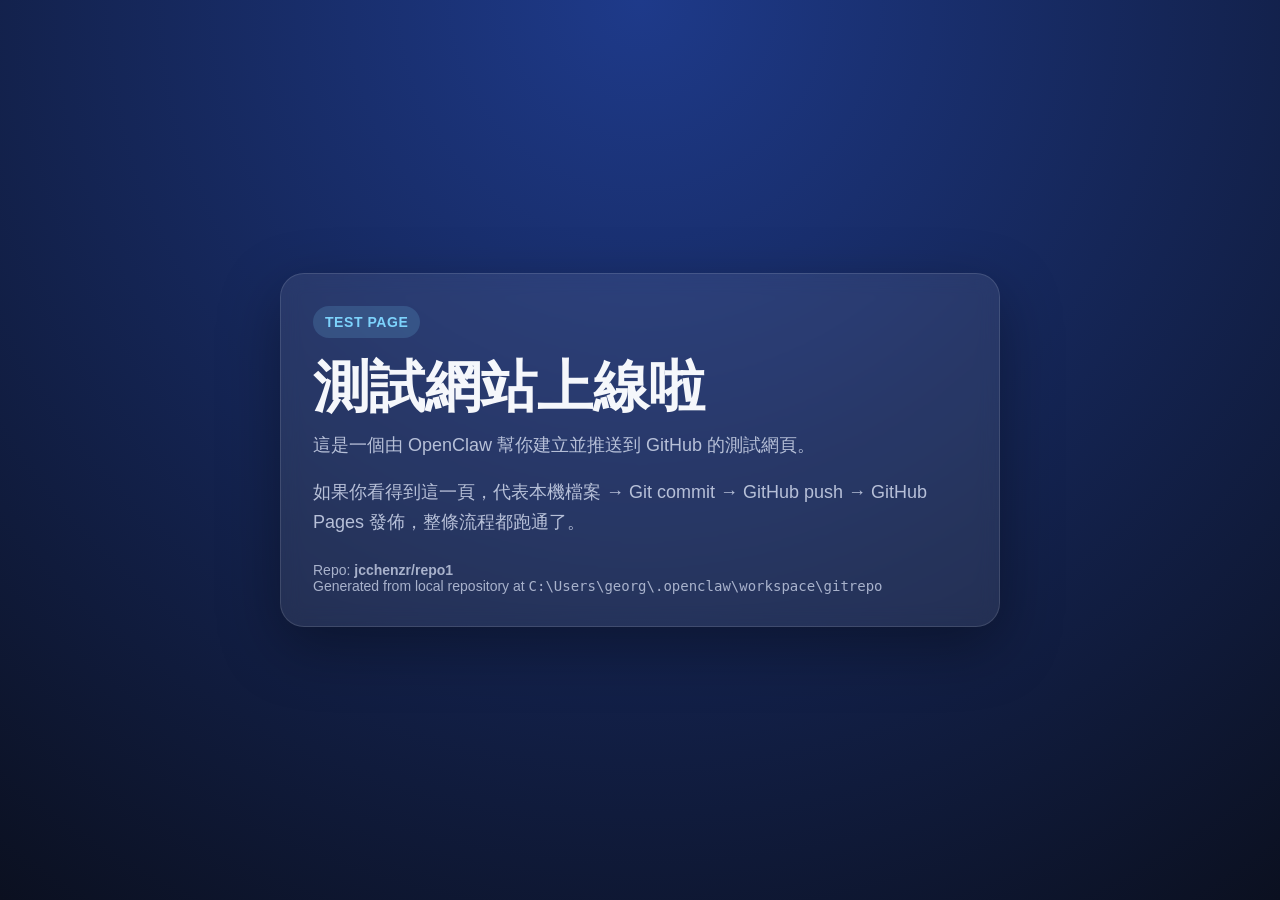
<file: index.html>
<!doctype html>
<html lang="zh-Hant">
<head>
  <meta charset="utf-8" />
  <meta name="viewport" content="width=device-width, initial-scale=1" />
  <title>測試網站</title>
  <meta name="description" content="OpenClaw 自動建立的測試網站" />
  <style>
    :root {
      color-scheme: light dark;
      --bg: #0b1020;
      --card: rgba(255,255,255,0.08);
      --text: #f5f7fb;
      --muted: #b7c0d8;
      --accent: #7dd3fc;
    }
    * { box-sizing: border-box; }
    body {
      margin: 0;
      min-height: 100vh;
      font-family: -apple-system, BlinkMacSystemFont, "Segoe UI", sans-serif;
      background: radial-gradient(circle at top, #1e3a8a, var(--bg));
      color: var(--text);
      display: grid;
      place-items: center;
      padding: 24px;
    }
    .card {
      width: min(720px, 100%);
      background: var(--card);
      backdrop-filter: blur(10px);
      border: 1px solid rgba(255,255,255,0.12);
      border-radius: 24px;
      padding: 32px;
      box-shadow: 0 20px 60px rgba(0,0,0,0.35);
    }
    h1 {
      margin: 0 0 12px;
      font-size: clamp(32px, 6vw, 56px);
      line-height: 1.1;
    }
    p {
      margin: 0 0 16px;
      color: var(--muted);
      font-size: 18px;
      line-height: 1.7;
    }
    .badge {
      display: inline-block;
      margin-bottom: 18px;
      padding: 8px 12px;
      border-radius: 999px;
      background: rgba(125, 211, 252, 0.16);
      color: var(--accent);
      font-weight: 700;
      letter-spacing: 0.04em;
      font-size: 14px;
    }
    .footer {
      margin-top: 24px;
      font-size: 14px;
      color: var(--muted);
      opacity: 0.9;
    }
    a {
      color: var(--accent);
      text-decoration: none;
    }
    a:hover { text-decoration: underline; }
  </style>
</head>
<body>
  <main class="card">
    <div class="badge">TEST PAGE</div>
    <h1>測試網站上線啦</h1>
    <p>
      這是一個由 OpenClaw 幫你建立並推送到 GitHub 的測試網頁。
    </p>
    <p>
      如果你看得到這一頁，代表本機檔案 → Git commit → GitHub push → GitHub Pages 發佈，整條流程都跑通了。
    </p>
    <div class="footer">
      Repo: <strong>jcchenzr/repo1</strong><br />
      Generated from local repository at <code>C:\Users\georg\.openclaw\workspace\gitrepo</code>
    </div>
  </main>
</body>
</html>
</file>
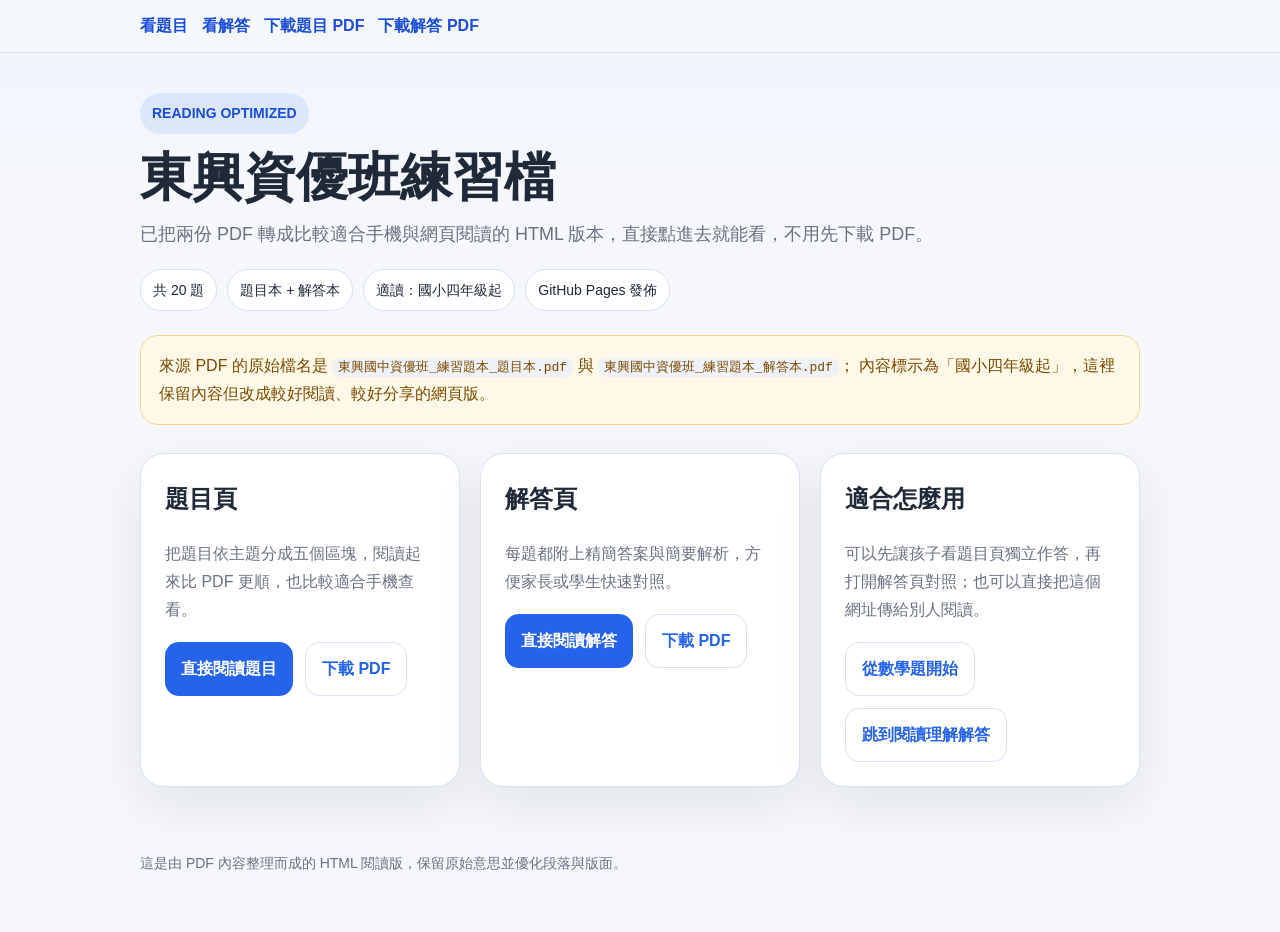
<file: dongxing-gifted/index.html>
<!doctype html>
<html lang="zh-Hant">
<head>
  <meta charset="utf-8" />
  <meta name="viewport" content="width=device-width, initial-scale=1" />
  <title>東興資優班練習檔｜閱讀優化版</title>
  <meta name="description" content="把東興資優班練習題本與解答本整理成可直接閱讀的 HTML 頁面。" />
  <link rel="stylesheet" href="./style.css" />
</head>
<body>
  <div class="topnav">
    <div class="container">
      <a href="./questions.html">看題目</a>
      <a href="./answers.html">看解答</a>
      <a href="./dongxing-gifted-questions.pdf">下載題目 PDF</a>
      <a href="./dongxing-gifted-answers.pdf">下載解答 PDF</a>
    </div>
  </div>

  <header class="hero container">
    <span class="badge">READING OPTIMIZED</span>
    <h1>東興資優班練習檔</h1>
    <p>已把兩份 PDF 轉成比較適合手機與網頁閱讀的 HTML 版本，直接點進去就能看，不用先下載 PDF。</p>
    <div class="meta">
      <span>共 20 題</span>
      <span>題目本 + 解答本</span>
      <span>適讀：國小四年級起</span>
      <span>GitHub Pages 發佈</span>
    </div>
  </header>

  <main class="container">
    <div class="notice">
      來源 PDF 的原始檔名是 <code>東興國中資優班_練習題本_題目本.pdf</code> 與 <code>東興國中資優班_練習題本_解答本.pdf</code>；
      內容標示為「國小四年級起」，這裡保留內容但改成較好閱讀、較好分享的網頁版。
    </div>

    <section class="grid cards">
      <article class="card">
        <h2>題目頁</h2>
        <p>把題目依主題分成五個區塊，閱讀起來比 PDF 更順，也比較適合手機查看。</p>
        <div class="btns">
          <a class="btn" href="./questions.html">直接閱讀題目</a>
          <a class="btn secondary" href="./dongxing-gifted-questions.pdf">下載 PDF</a>
        </div>
      </article>

      <article class="card">
        <h2>解答頁</h2>
        <p>每題都附上精簡答案與簡要解析，方便家長或學生快速對照。</p>
        <div class="btns">
          <a class="btn" href="./answers.html">直接閱讀解答</a>
          <a class="btn secondary" href="./dongxing-gifted-answers.pdf">下載 PDF</a>
        </div>
      </article>

      <article class="card">
        <h2>適合怎麼用</h2>
        <p>可以先讓孩子看題目頁獨立作答，再打開解答頁對照；也可以直接把這個網址傳給別人閱讀。</p>
        <div class="btns">
          <a class="btn secondary" href="./questions.html#math">從數學題開始</a>
          <a class="btn secondary" href="./answers.html#reading">跳到閱讀理解解答</a>
        </div>
      </article>
    </section>
  </main>

  <footer class="container footer">
    這是由 PDF 內容整理而成的 HTML 閱讀版，保留原始意思並優化段落與版面。
  </footer>
</body>
</html>
</file>
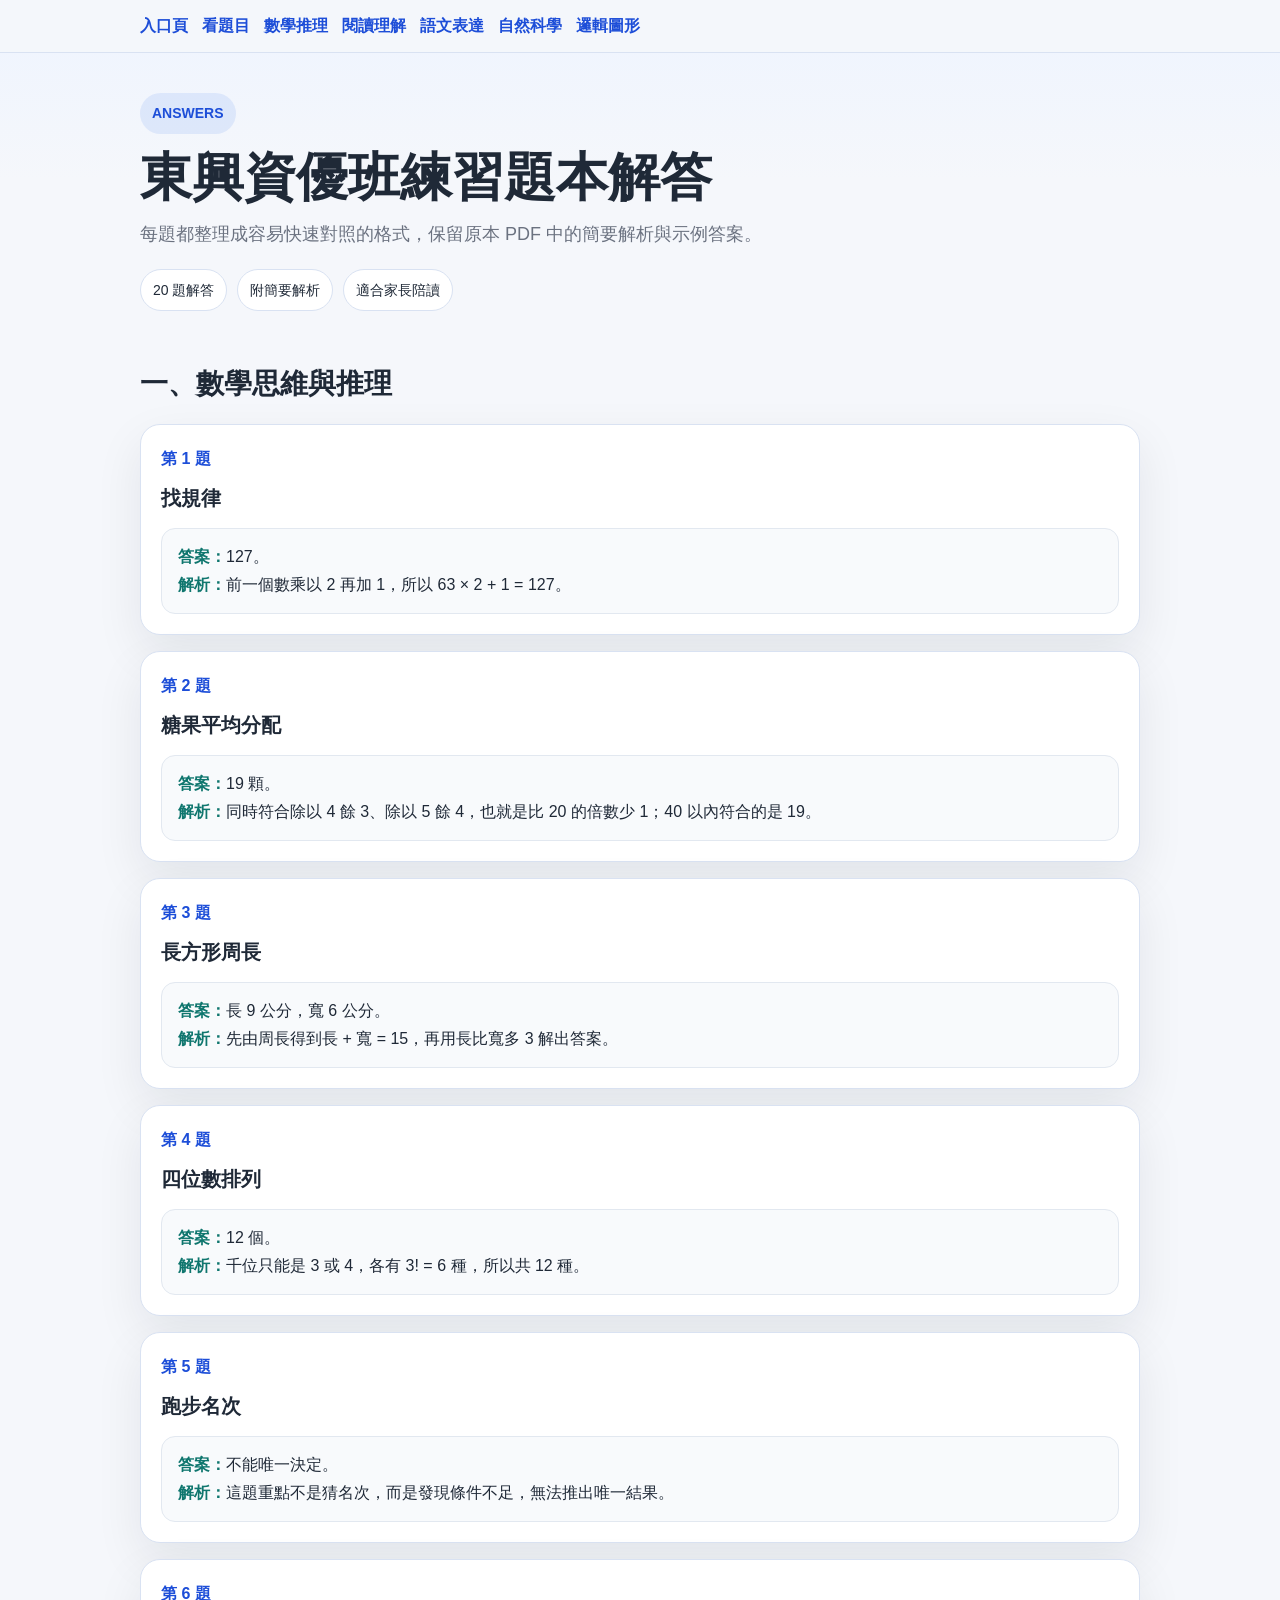
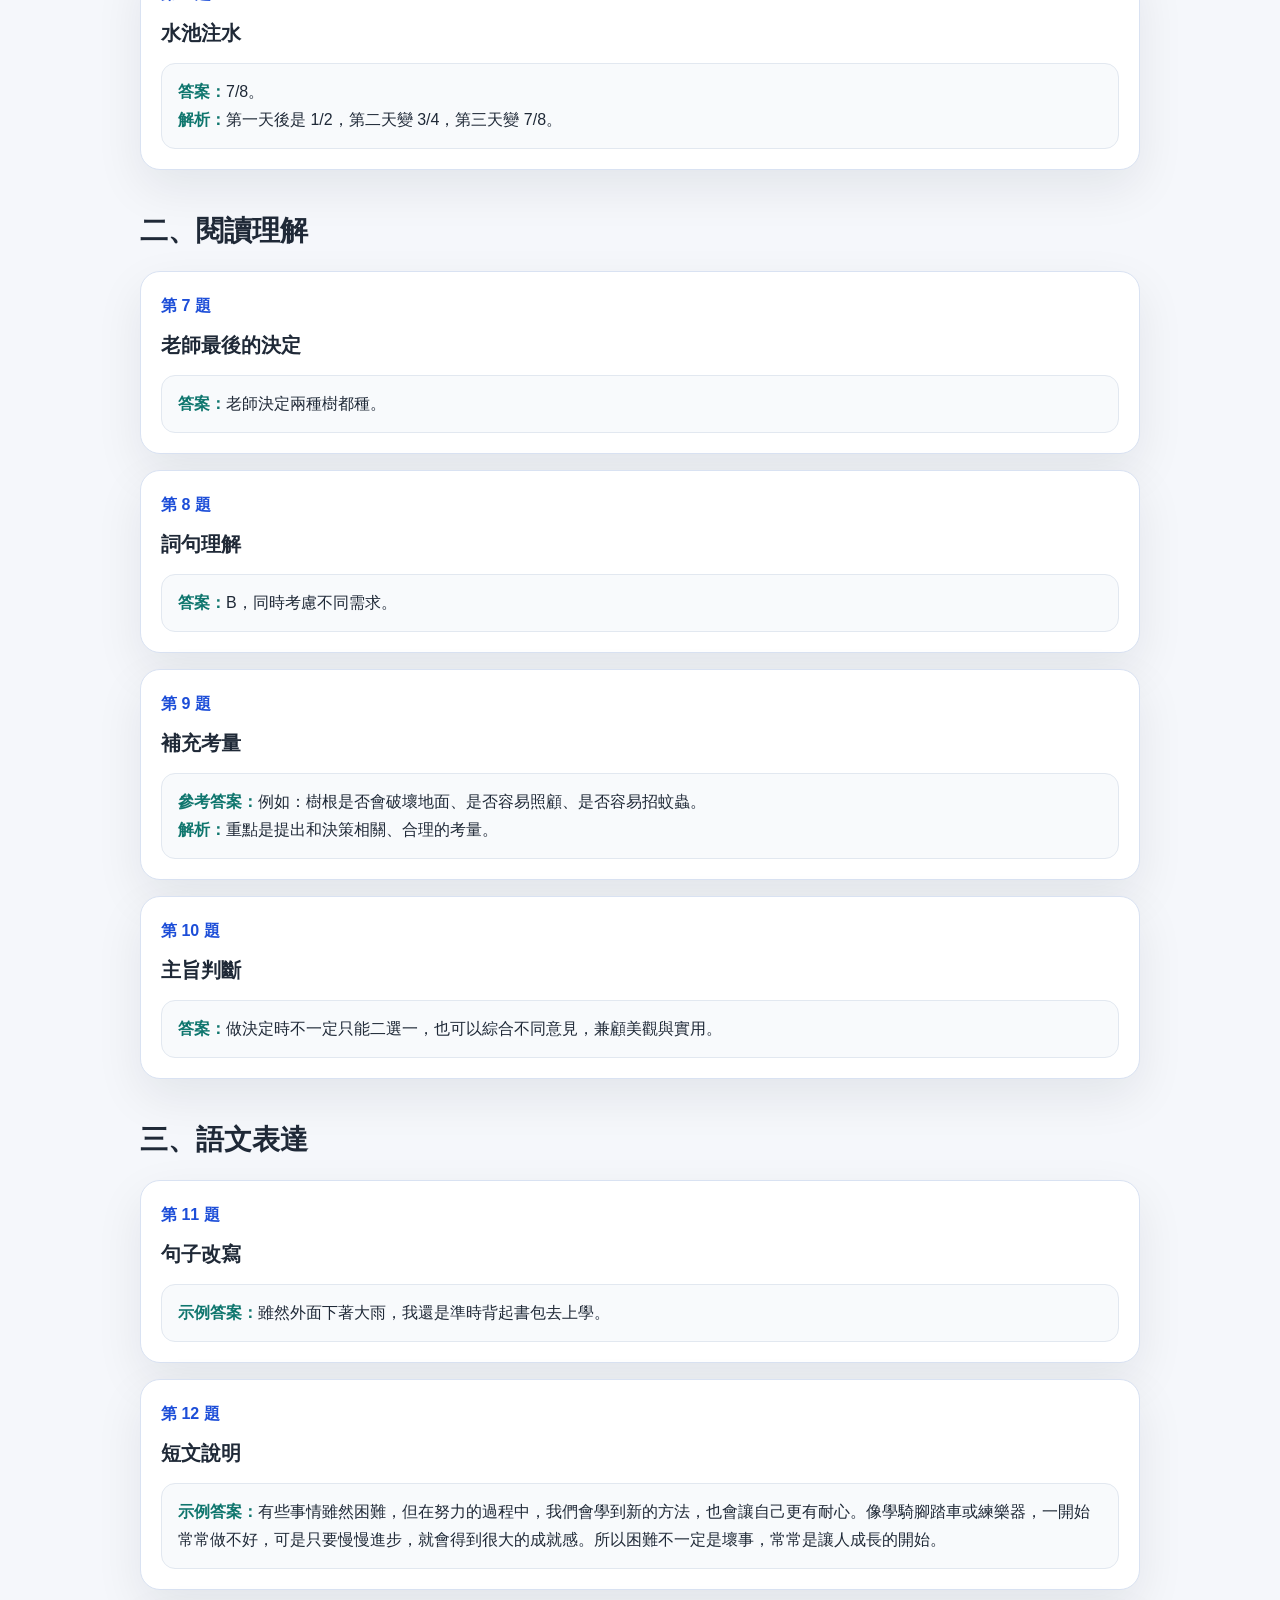
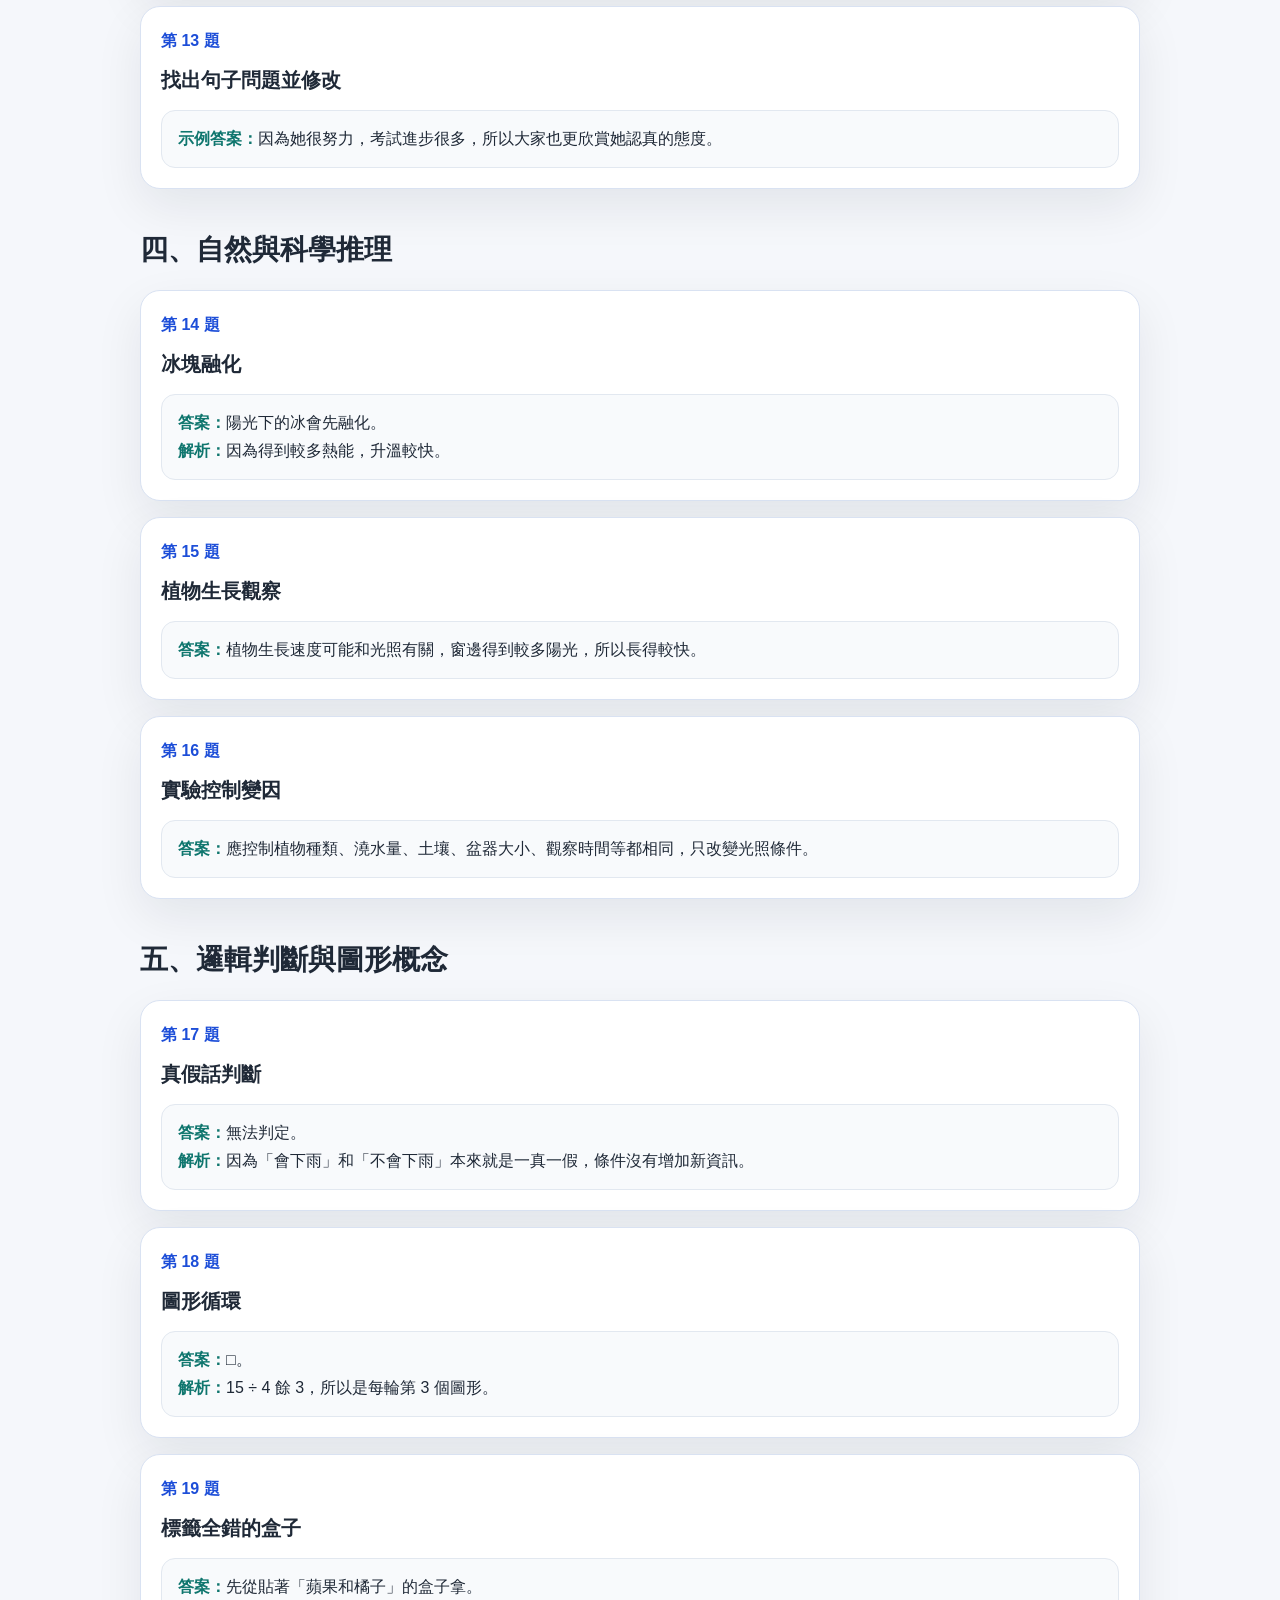
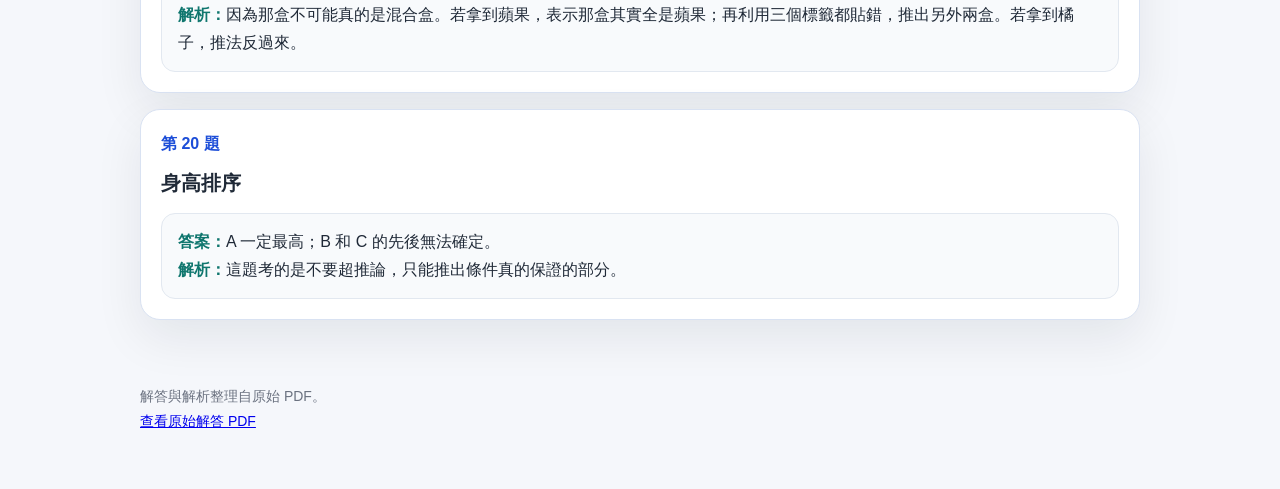
<file: dongxing-gifted/answers.html>
<!doctype html>
<html lang="zh-Hant">
<head>
  <meta charset="utf-8" />
  <meta name="viewport" content="width=device-width, initial-scale=1" />
  <title>東興資優班練習題本｜解答頁</title>
  <meta name="description" content="東興資優班練習題本的閱讀優化版 HTML 解答頁。" />
  <link rel="stylesheet" href="./style.css" />
</head>
<body>
  <div class="topnav">
    <div class="container">
      <a href="./">入口頁</a>
      <a href="./questions.html">看題目</a>
      <a href="#math">數學推理</a>
      <a href="#reading">閱讀理解</a>
      <a href="#writing">語文表達</a>
      <a href="#science">自然科學</a>
      <a href="#logic">邏輯圖形</a>
    </div>
  </div>

  <header class="hero container">
    <span class="badge">ANSWERS</span>
    <h1>東興資優班練習題本解答</h1>
    <p>每題都整理成容易快速對照的格式，保留原本 PDF 中的簡要解析與示例答案。</p>
    <div class="meta">
      <span>20 題解答</span>
      <span>附簡要解析</span>
      <span>適合家長陪讀</span>
    </div>
  </header>

  <main class="container">
    <section class="qa-section" id="math">
      <header><h2>一、數學思維與推理</h2></header>
      <div class="qa-grid">
        <article class="qa-card"><span class="num">第 1 題</span><h3>找規律</h3><div class="answer"><strong>答案：</strong>127。<br /><strong>解析：</strong>前一個數乘以 2 再加 1，所以 63 × 2 + 1 = 127。</div></article>
        <article class="qa-card"><span class="num">第 2 題</span><h3>糖果平均分配</h3><div class="answer"><strong>答案：</strong>19 顆。<br /><strong>解析：</strong>同時符合除以 4 餘 3、除以 5 餘 4，也就是比 20 的倍數少 1；40 以內符合的是 19。</div></article>
        <article class="qa-card"><span class="num">第 3 題</span><h3>長方形周長</h3><div class="answer"><strong>答案：</strong>長 9 公分，寬 6 公分。<br /><strong>解析：</strong>先由周長得到長 + 寬 = 15，再用長比寬多 3 解出答案。</div></article>
        <article class="qa-card"><span class="num">第 4 題</span><h3>四位數排列</h3><div class="answer"><strong>答案：</strong>12 個。<br /><strong>解析：</strong>千位只能是 3 或 4，各有 3! = 6 種，所以共 12 種。</div></article>
        <article class="qa-card"><span class="num">第 5 題</span><h3>跑步名次</h3><div class="answer"><strong>答案：</strong>不能唯一決定。<br /><strong>解析：</strong>這題重點不是猜名次，而是發現條件不足，無法推出唯一結果。</div></article>
        <article class="qa-card"><span class="num">第 6 題</span><h3>水池注水</h3><div class="answer"><strong>答案：</strong>7/8。<br /><strong>解析：</strong>第一天後是 1/2，第二天變 3/4，第三天變 7/8。</div></article>
      </div>
    </section>

    <section class="qa-section" id="reading">
      <header><h2>二、閱讀理解</h2></header>
      <div class="qa-grid">
        <article class="qa-card"><span class="num">第 7 題</span><h3>老師最後的決定</h3><div class="answer"><strong>答案：</strong>老師決定兩種樹都種。</div></article>
        <article class="qa-card"><span class="num">第 8 題</span><h3>詞句理解</h3><div class="answer"><strong>答案：</strong>B，同時考慮不同需求。</div></article>
        <article class="qa-card"><span class="num">第 9 題</span><h3>補充考量</h3><div class="answer"><strong>參考答案：</strong>例如：樹根是否會破壞地面、是否容易照顧、是否容易招蚊蟲。<br /><strong>解析：</strong>重點是提出和決策相關、合理的考量。</div></article>
        <article class="qa-card"><span class="num">第 10 題</span><h3>主旨判斷</h3><div class="answer"><strong>答案：</strong>做決定時不一定只能二選一，也可以綜合不同意見，兼顧美觀與實用。</div></article>
      </div>
    </section>

    <section class="qa-section" id="writing">
      <header><h2>三、語文表達</h2></header>
      <div class="qa-grid">
        <article class="qa-card"><span class="num">第 11 題</span><h3>句子改寫</h3><div class="answer"><strong>示例答案：</strong>雖然外面下著大雨，我還是準時背起書包去上學。</div></article>
        <article class="qa-card"><span class="num">第 12 題</span><h3>短文說明</h3><div class="answer"><strong>示例答案：</strong>有些事情雖然困難，但在努力的過程中，我們會學到新的方法，也會讓自己更有耐心。像學騎腳踏車或練樂器，一開始常常做不好，可是只要慢慢進步，就會得到很大的成就感。所以困難不一定是壞事，常常是讓人成長的開始。</div></article>
        <article class="qa-card"><span class="num">第 13 題</span><h3>找出句子問題並修改</h3><div class="answer"><strong>示例答案：</strong>因為她很努力，考試進步很多，所以大家也更欣賞她認真的態度。</div></article>
      </div>
    </section>

    <section class="qa-section" id="science">
      <header><h2>四、自然與科學推理</h2></header>
      <div class="qa-grid">
        <article class="qa-card"><span class="num">第 14 題</span><h3>冰塊融化</h3><div class="answer"><strong>答案：</strong>陽光下的冰會先融化。<br /><strong>解析：</strong>因為得到較多熱能，升溫較快。</div></article>
        <article class="qa-card"><span class="num">第 15 題</span><h3>植物生長觀察</h3><div class="answer"><strong>答案：</strong>植物生長速度可能和光照有關，窗邊得到較多陽光，所以長得較快。</div></article>
        <article class="qa-card"><span class="num">第 16 題</span><h3>實驗控制變因</h3><div class="answer"><strong>答案：</strong>應控制植物種類、澆水量、土壤、盆器大小、觀察時間等都相同，只改變光照條件。</div></article>
      </div>
    </section>

    <section class="qa-section" id="logic">
      <header><h2>五、邏輯判斷與圖形概念</h2></header>
      <div class="qa-grid">
        <article class="qa-card"><span class="num">第 17 題</span><h3>真假話判斷</h3><div class="answer"><strong>答案：</strong>無法判定。<br /><strong>解析：</strong>因為「會下雨」和「不會下雨」本來就是一真一假，條件沒有增加新資訊。</div></article>
        <article class="qa-card"><span class="num">第 18 題</span><h3>圖形循環</h3><div class="answer"><strong>答案：</strong>□。<br /><strong>解析：</strong>15 ÷ 4 餘 3，所以是每輪第 3 個圖形。</div></article>
        <article class="qa-card"><span class="num">第 19 題</span><h3>標籤全錯的盒子</h3><div class="answer"><strong>答案：</strong>先從貼著「蘋果和橘子」的盒子拿。<br /><strong>解析：</strong>因為那盒不可能真的是混合盒。若拿到蘋果，表示那盒其實全是蘋果；再利用三個標籤都貼錯，推出另外兩盒。若拿到橘子，推法反過來。</div></article>
        <article class="qa-card"><span class="num">第 20 題</span><h3>身高排序</h3><div class="answer"><strong>答案：</strong>A 一定最高；B 和 C 的先後無法確定。<br /><strong>解析：</strong>這題考的是不要超推論，只能推出條件真的保證的部分。</div></article>
      </div>
    </section>
  </main>

  <footer class="container footer">
    解答與解析整理自原始 PDF。<br />
    <a href="./dongxing-gifted-answers.pdf">查看原始解答 PDF</a>
  </footer>
</body>
</html>
</file>
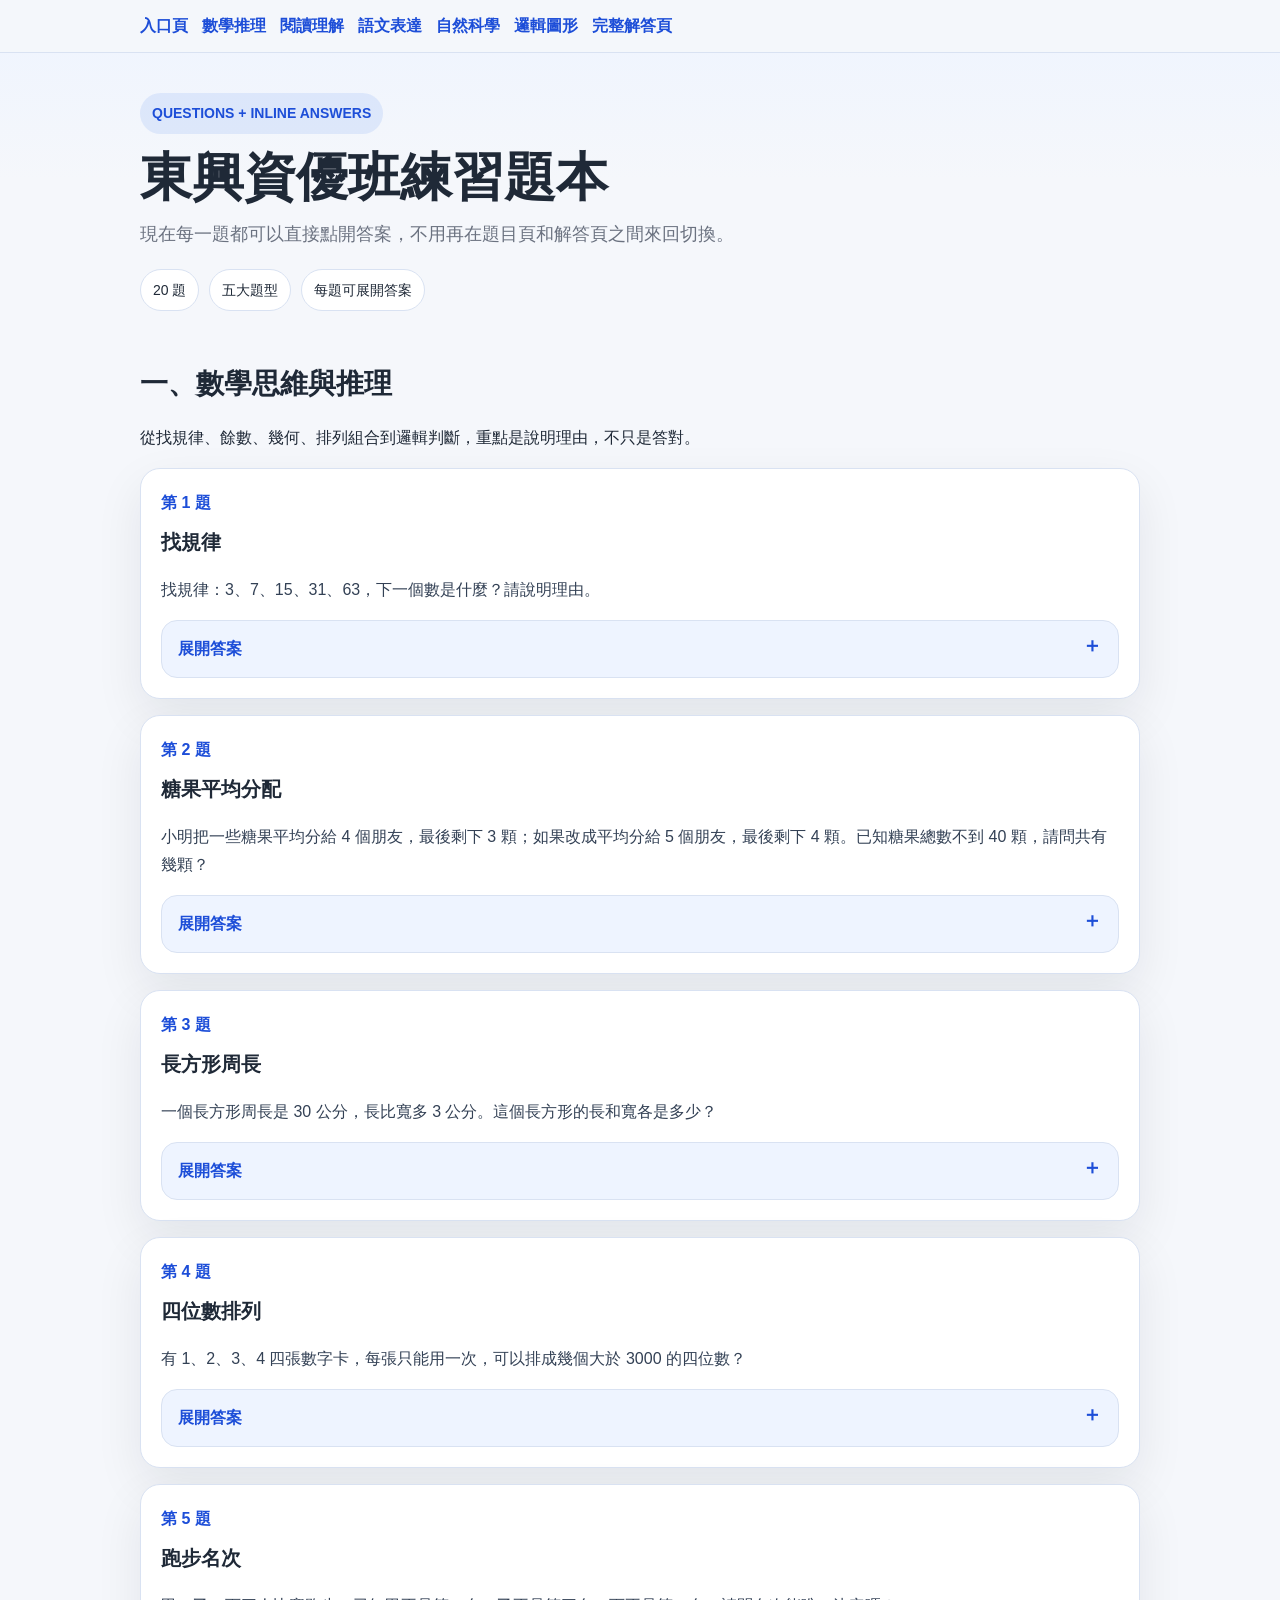
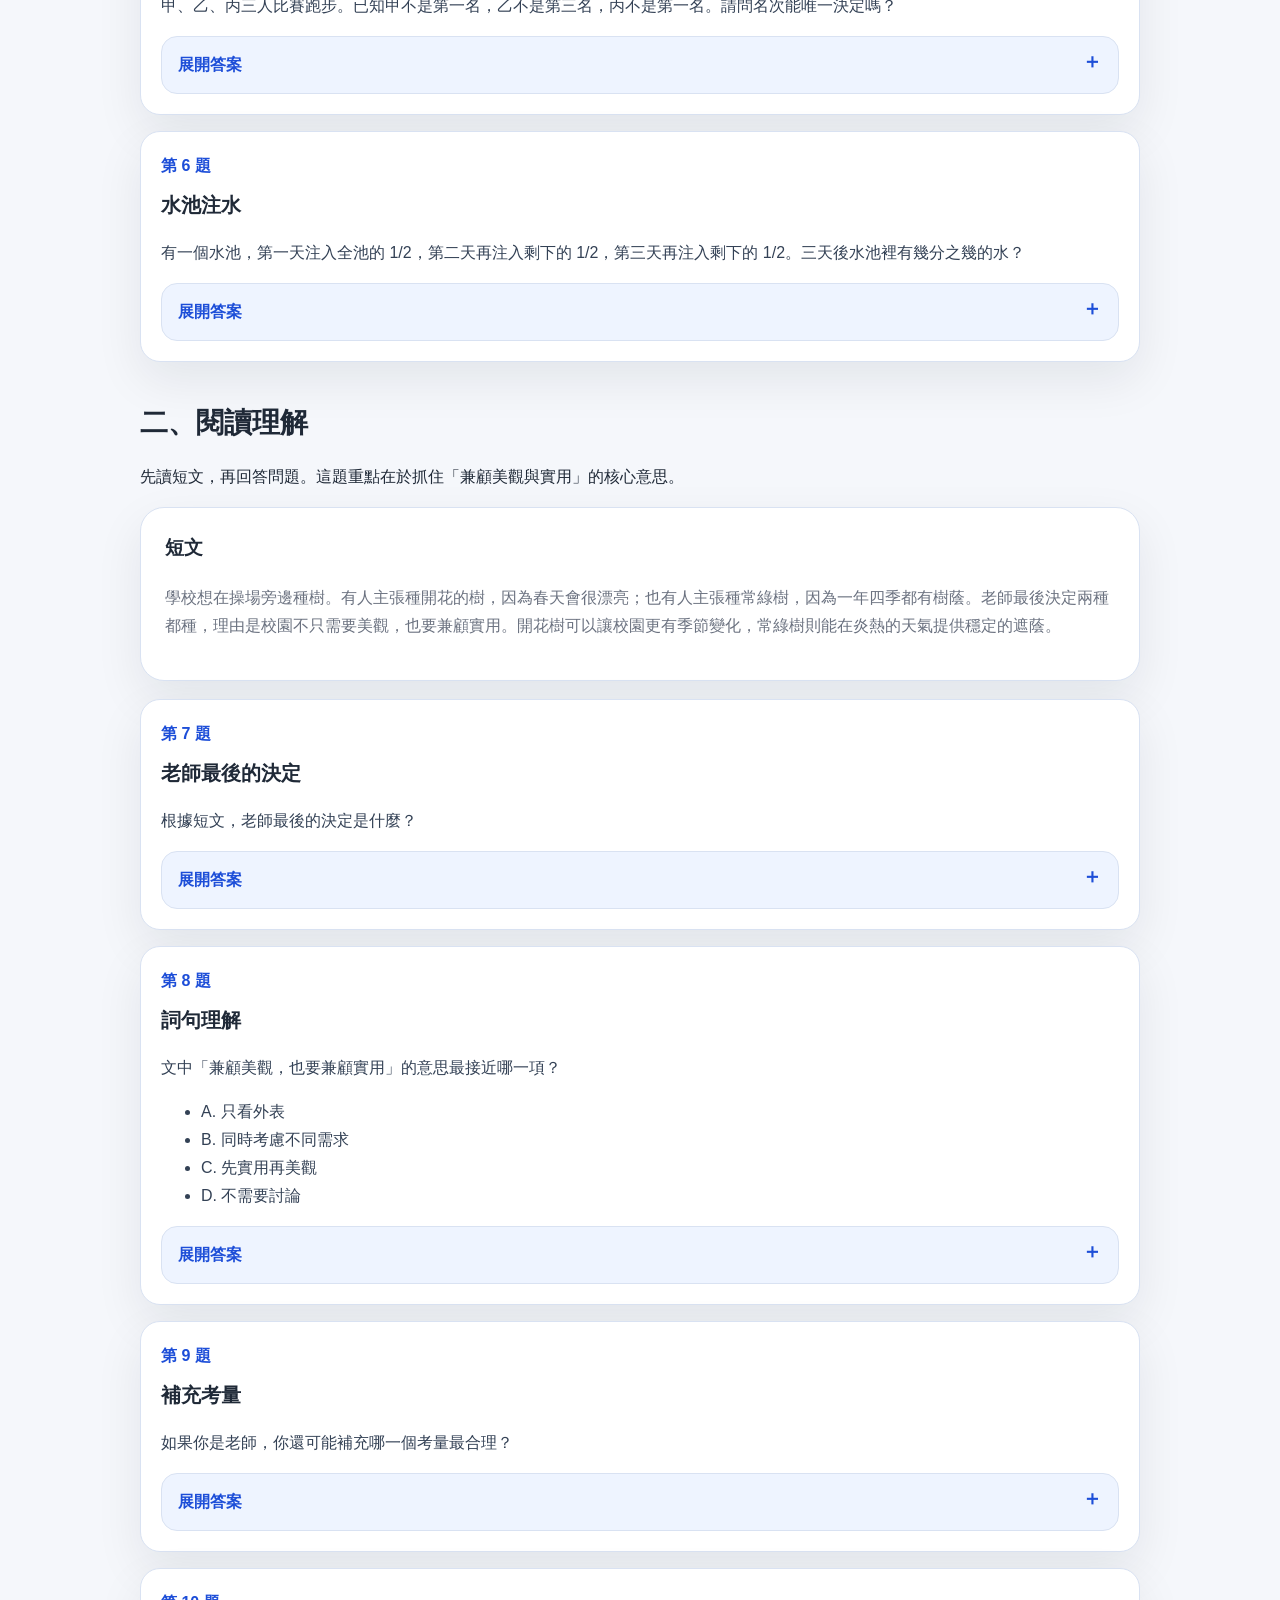
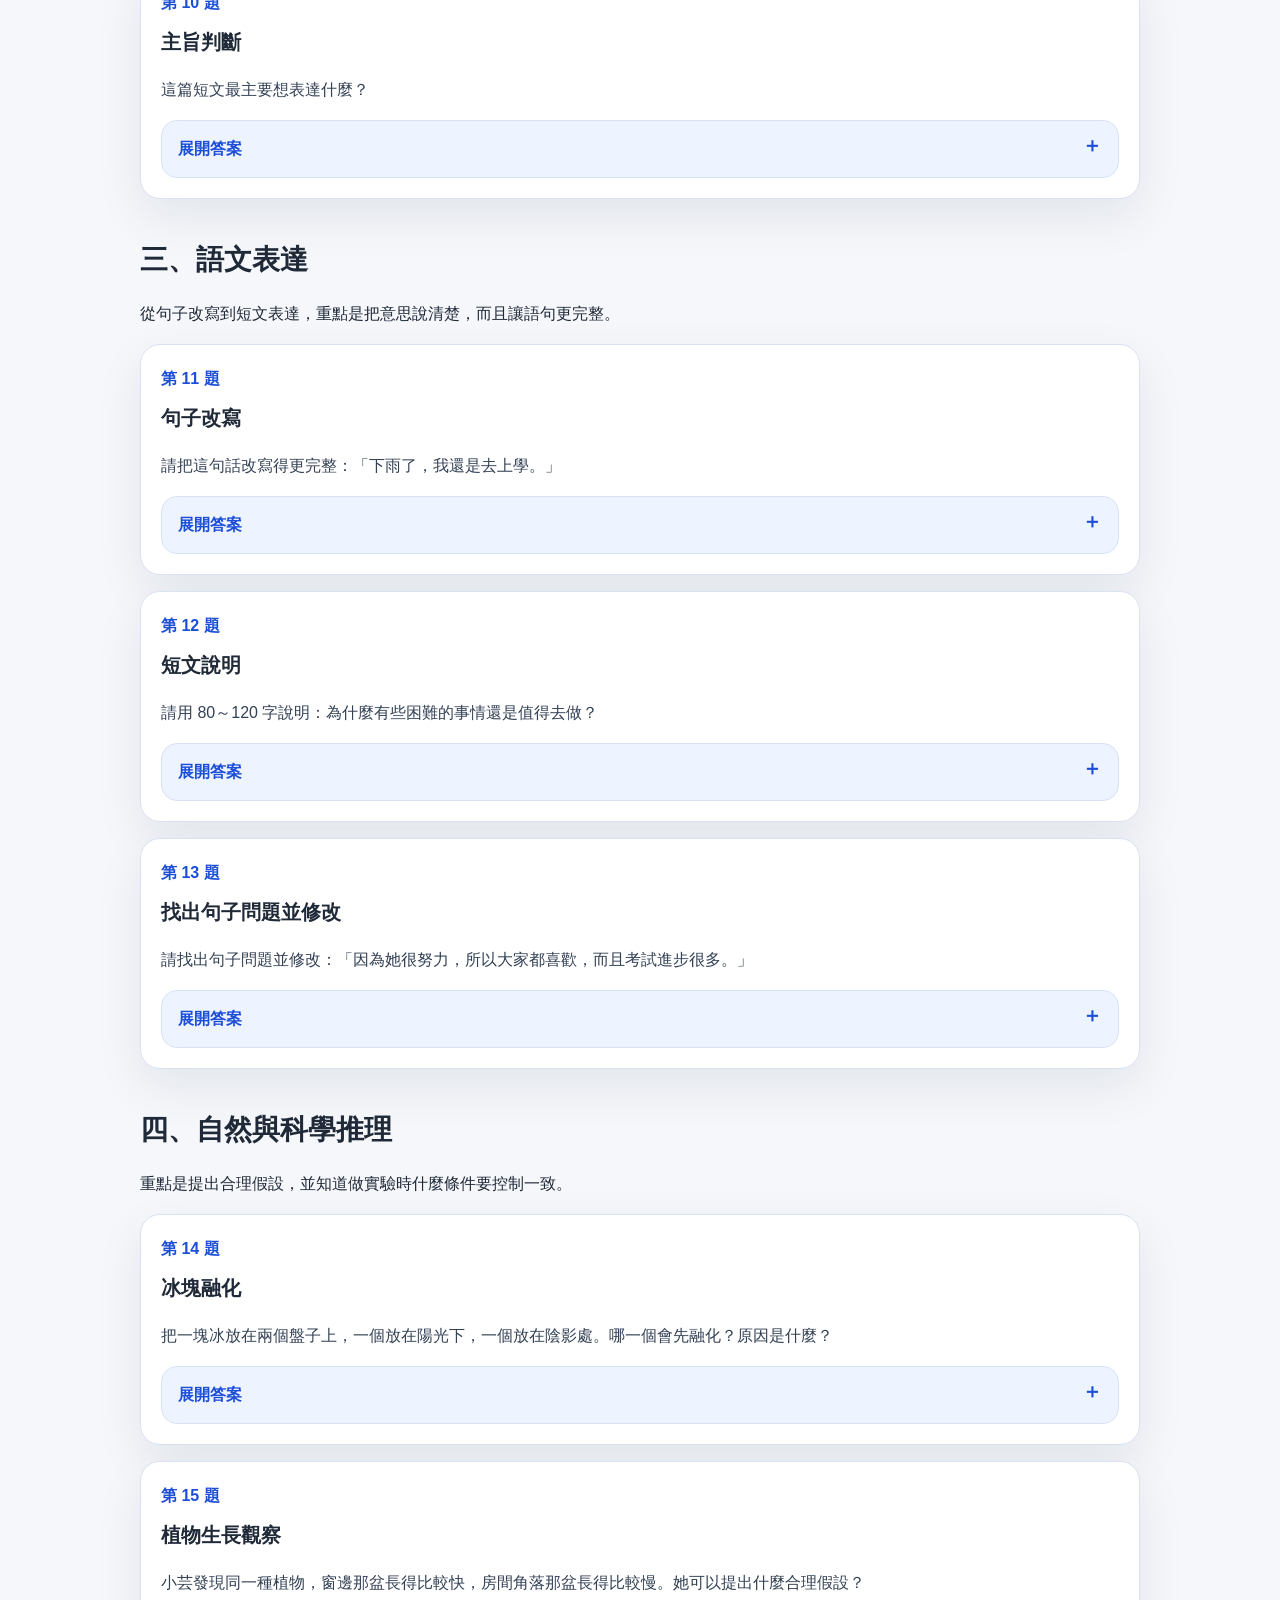
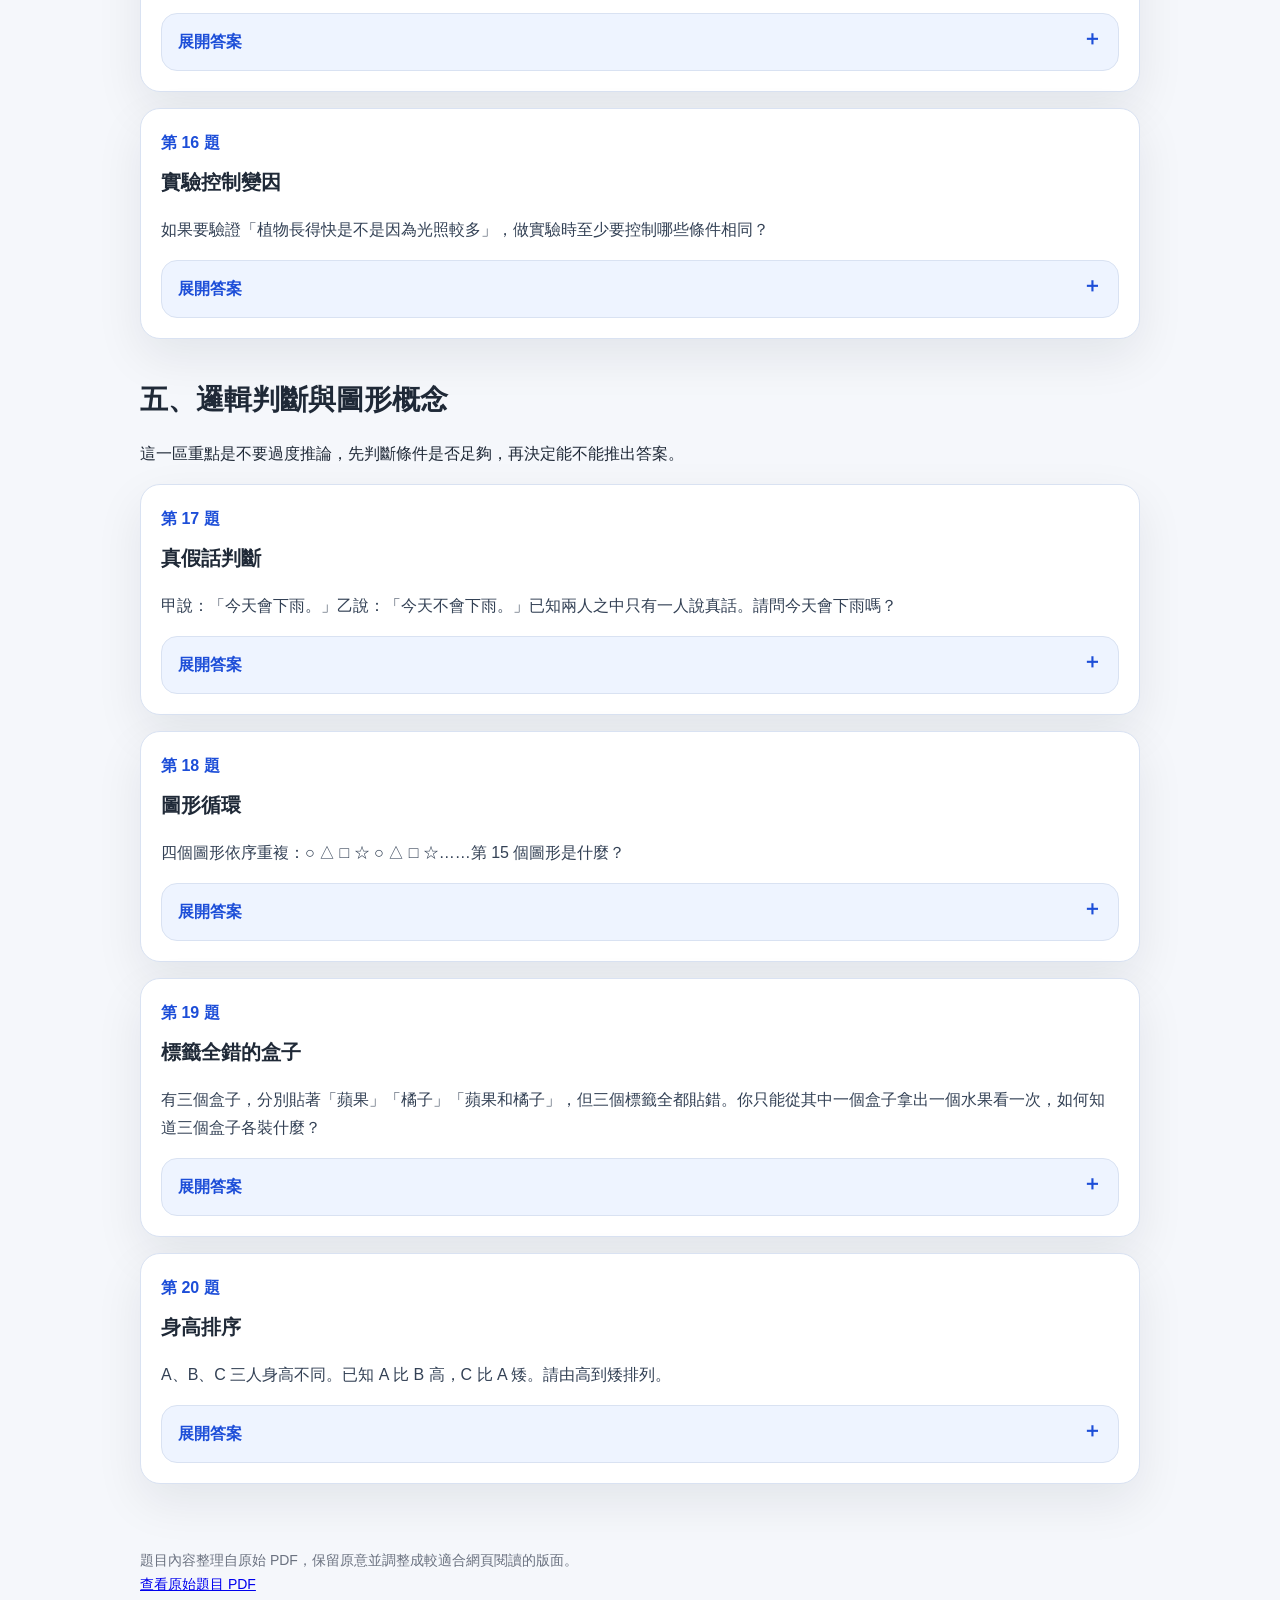
<file: dongxing-gifted/questions.html>
<!doctype html>
<html lang="zh-Hant">
<head>
  <meta charset="utf-8" />
  <meta name="viewport" content="width=device-width, initial-scale=1" />
  <title>東興資優班練習題本｜題目頁</title>
  <meta name="description" content="東興資優班練習題本的閱讀優化版 HTML 題目頁，支援每題展開答案。" />
  <link rel="stylesheet" href="./style.css" />
</head>
<body>
  <div class="topnav">
    <div class="container">
      <a href="./">入口頁</a>
      <a href="#math">數學推理</a>
      <a href="#reading">閱讀理解</a>
      <a href="#writing">語文表達</a>
      <a href="#science">自然科學</a>
      <a href="#logic">邏輯圖形</a>
      <a href="./answers.html">完整解答頁</a>
    </div>
  </div>

  <header class="hero container">
    <span class="badge">QUESTIONS + INLINE ANSWERS</span>
    <h1>東興資優班練習題本</h1>
    <p>現在每一題都可以直接點開答案，不用再在題目頁和解答頁之間來回切換。</p>
    <div class="meta">
      <span>20 題</span>
      <span>五大題型</span>
      <span>每題可展開答案</span>
    </div>
  </header>

  <main class="container">
    <section class="qa-section" id="math">
      <header>
        <h2>一、數學思維與推理</h2>
        <p>從找規律、餘數、幾何、排列組合到邏輯判斷，重點是說明理由，不只是答對。</p>
      </header>
      <div class="qa-grid">
        <article class="qa-card">
          <span class="num">第 1 題</span><h3>找規律</h3>
          <p>找規律：3、7、15、31、63，下一個數是什麼？請說明理由。</p>
          <details class="reveal"><summary>展開答案</summary><div class="answer"><strong>答案：</strong>127。<br><strong>解析：</strong>前一個數乘以 2 再加 1，所以 63 × 2 + 1 = 127。</div></details>
        </article>
        <article class="qa-card">
          <span class="num">第 2 題</span><h3>糖果平均分配</h3>
          <p>小明把一些糖果平均分給 4 個朋友，最後剩下 3 顆；如果改成平均分給 5 個朋友，最後剩下 4 顆。已知糖果總數不到 40 顆，請問共有幾顆？</p>
          <details class="reveal"><summary>展開答案</summary><div class="answer"><strong>答案：</strong>19 顆。<br><strong>解析：</strong>同時符合除以 4 餘 3、除以 5 餘 4，也就是比 20 的倍數少 1；40 以內符合的是 19。</div></details>
        </article>
        <article class="qa-card">
          <span class="num">第 3 題</span><h3>長方形周長</h3>
          <p>一個長方形周長是 30 公分，長比寬多 3 公分。這個長方形的長和寬各是多少？</p>
          <details class="reveal"><summary>展開答案</summary><div class="answer"><strong>答案：</strong>長 9 公分，寬 6 公分。<br><strong>解析：</strong>先由周長得到長 + 寬 = 15，再用長比寬多 3 解出答案。</div></details>
        </article>
        <article class="qa-card">
          <span class="num">第 4 題</span><h3>四位數排列</h3>
          <p>有 1、2、3、4 四張數字卡，每張只能用一次，可以排成幾個大於 3000 的四位數？</p>
          <details class="reveal"><summary>展開答案</summary><div class="answer"><strong>答案：</strong>12 個。<br><strong>解析：</strong>千位只能是 3 或 4，各有 3! = 6 種，所以共 12 種。</div></details>
        </article>
        <article class="qa-card">
          <span class="num">第 5 題</span><h3>跑步名次</h3>
          <p>甲、乙、丙三人比賽跑步。已知甲不是第一名，乙不是第三名，丙不是第一名。請問名次能唯一決定嗎？</p>
          <details class="reveal"><summary>展開答案</summary><div class="answer"><strong>答案：</strong>不能唯一決定。<br><strong>解析：</strong>這題重點不是猜名次，而是發現條件不足，無法推出唯一結果。</div></details>
        </article>
        <article class="qa-card">
          <span class="num">第 6 題</span><h3>水池注水</h3>
          <p>有一個水池，第一天注入全池的 1/2，第二天再注入剩下的 1/2，第三天再注入剩下的 1/2。三天後水池裡有幾分之幾的水？</p>
          <details class="reveal"><summary>展開答案</summary><div class="answer"><strong>答案：</strong>7/8。<br><strong>解析：</strong>第一天後是 1/2，第二天變 3/4，第三天變 7/8。</div></details>
        </article>
      </div>
    </section>

    <section class="qa-section" id="reading">
      <header>
        <h2>二、閱讀理解</h2>
        <p>先讀短文，再回答問題。這題重點在於抓住「兼顧美觀與實用」的核心意思。</p>
      </header>
      <article class="card reading-passage">
        <h3>短文</h3>
        <p>學校想在操場旁邊種樹。有人主張種開花的樹，因為春天會很漂亮；也有人主張種常綠樹，因為一年四季都有樹蔭。老師最後決定兩種都種，理由是校園不只需要美觀，也要兼顧實用。開花樹可以讓校園更有季節變化，常綠樹則能在炎熱的天氣提供穩定的遮蔭。</p>
      </article>
      <div class="qa-grid">
        <article class="qa-card">
          <span class="num">第 7 題</span><h3>老師最後的決定</h3>
          <p>根據短文，老師最後的決定是什麼？</p>
          <details class="reveal"><summary>展開答案</summary><div class="answer"><strong>答案：</strong>老師決定兩種樹都種。</div></details>
        </article>
        <article class="qa-card">
          <span class="num">第 8 題</span><h3>詞句理解</h3>
          <p>文中「兼顧美觀，也要兼顧實用」的意思最接近哪一項？</p>
          <ul><li>A. 只看外表</li><li>B. 同時考慮不同需求</li><li>C. 先實用再美觀</li><li>D. 不需要討論</li></ul>
          <details class="reveal"><summary>展開答案</summary><div class="answer"><strong>答案：</strong>B，同時考慮不同需求。</div></details>
        </article>
        <article class="qa-card">
          <span class="num">第 9 題</span><h3>補充考量</h3>
          <p>如果你是老師，你還可能補充哪一個考量最合理？</p>
          <details class="reveal"><summary>展開答案</summary><div class="answer"><strong>參考答案：</strong>例如：樹根是否會破壞地面、是否容易照顧、是否容易招蚊蟲。<br><strong>解析：</strong>重點是提出和決策相關、合理的考量。</div></details>
        </article>
        <article class="qa-card">
          <span class="num">第 10 題</span><h3>主旨判斷</h3>
          <p>這篇短文最主要想表達什麼？</p>
          <details class="reveal"><summary>展開答案</summary><div class="answer"><strong>答案：</strong>做決定時不一定只能二選一，也可以綜合不同意見，兼顧美觀與實用。</div></details>
        </article>
      </div>
    </section>

    <section class="qa-section" id="writing">
      <header>
        <h2>三、語文表達</h2>
        <p>從句子改寫到短文表達，重點是把意思說清楚，而且讓語句更完整。</p>
      </header>
      <div class="qa-grid">
        <article class="qa-card">
          <span class="num">第 11 題</span><h3>句子改寫</h3>
          <p>請把這句話改寫得更完整：「下雨了，我還是去上學。」</p>
          <details class="reveal"><summary>展開答案</summary><div class="answer"><strong>示例答案：</strong>雖然外面下著大雨，我還是準時背起書包去上學。</div></details>
        </article>
        <article class="qa-card">
          <span class="num">第 12 題</span><h3>短文說明</h3>
          <p>請用 80～120 字說明：為什麼有些困難的事情還是值得去做？</p>
          <details class="reveal"><summary>展開答案</summary><div class="answer"><strong>示例答案：</strong>有些事情雖然困難，但在努力的過程中，我們會學到新的方法，也會讓自己更有耐心。像學騎腳踏車或練樂器，一開始常常做不好，可是只要慢慢進步，就會得到很大的成就感。所以困難不一定是壞事，常常是讓人成長的開始。</div></details>
        </article>
        <article class="qa-card">
          <span class="num">第 13 題</span><h3>找出句子問題並修改</h3>
          <p>請找出句子問題並修改：「因為她很努力，所以大家都喜歡，而且考試進步很多。」</p>
          <details class="reveal"><summary>展開答案</summary><div class="answer"><strong>示例答案：</strong>因為她很努力，考試進步很多，所以大家也更欣賞她認真的態度。</div></details>
        </article>
      </div>
    </section>

    <section class="qa-section" id="science">
      <header>
        <h2>四、自然與科學推理</h2>
        <p>重點是提出合理假設，並知道做實驗時什麼條件要控制一致。</p>
      </header>
      <div class="qa-grid">
        <article class="qa-card">
          <span class="num">第 14 題</span><h3>冰塊融化</h3>
          <p>把一塊冰放在兩個盤子上，一個放在陽光下，一個放在陰影處。哪一個會先融化？原因是什麼？</p>
          <details class="reveal"><summary>展開答案</summary><div class="answer"><strong>答案：</strong>陽光下的冰會先融化。<br><strong>解析：</strong>因為得到較多熱能，升溫較快。</div></details>
        </article>
        <article class="qa-card">
          <span class="num">第 15 題</span><h3>植物生長觀察</h3>
          <p>小芸發現同一種植物，窗邊那盆長得比較快，房間角落那盆長得比較慢。她可以提出什麼合理假設？</p>
          <details class="reveal"><summary>展開答案</summary><div class="answer"><strong>答案：</strong>植物生長速度可能和光照有關，窗邊得到較多陽光，所以長得較快。</div></details>
        </article>
        <article class="qa-card">
          <span class="num">第 16 題</span><h3>實驗控制變因</h3>
          <p>如果要驗證「植物長得快是不是因為光照較多」，做實驗時至少要控制哪些條件相同？</p>
          <details class="reveal"><summary>展開答案</summary><div class="answer"><strong>答案：</strong>應控制植物種類、澆水量、土壤、盆器大小、觀察時間等都相同，只改變光照條件。</div></details>
        </article>
      </div>
    </section>

    <section class="qa-section" id="logic">
      <header>
        <h2>五、邏輯判斷與圖形概念</h2>
        <p>這一區重點是不要過度推論，先判斷條件是否足夠，再決定能不能推出答案。</p>
      </header>
      <div class="qa-grid">
        <article class="qa-card">
          <span class="num">第 17 題</span><h3>真假話判斷</h3>
          <p>甲說：「今天會下雨。」乙說：「今天不會下雨。」已知兩人之中只有一人說真話。請問今天會下雨嗎？</p>
          <details class="reveal"><summary>展開答案</summary><div class="answer"><strong>答案：</strong>無法判定。<br><strong>解析：</strong>因為「會下雨」和「不會下雨」本來就是一真一假，條件沒有增加新資訊。</div></details>
        </article>
        <article class="qa-card">
          <span class="num">第 18 題</span><h3>圖形循環</h3>
          <p>四個圖形依序重複：○ △ □ ☆ ○ △ □ ☆……第 15 個圖形是什麼？</p>
          <details class="reveal"><summary>展開答案</summary><div class="answer"><strong>答案：</strong>□。<br><strong>解析：</strong>15 ÷ 4 餘 3，所以是每輪第 3 個圖形。</div></details>
        </article>
        <article class="qa-card">
          <span class="num">第 19 題</span><h3>標籤全錯的盒子</h3>
          <p>有三個盒子，分別貼著「蘋果」「橘子」「蘋果和橘子」，但三個標籤全都貼錯。你只能從其中一個盒子拿出一個水果看一次，如何知道三個盒子各裝什麼？</p>
          <details class="reveal"><summary>展開答案</summary><div class="answer"><strong>答案：</strong>先從貼著「蘋果和橘子」的盒子拿。<br><strong>解析：</strong>因為那盒不可能真的是混合盒。若拿到蘋果，表示那盒其實全是蘋果；再利用三個標籤都貼錯，推出另外兩盒。若拿到橘子，推法反過來。</div></details>
        </article>
        <article class="qa-card">
          <span class="num">第 20 題</span><h3>身高排序</h3>
          <p>A、B、C 三人身高不同。已知 A 比 B 高，C 比 A 矮。請由高到矮排列。</p>
          <details class="reveal"><summary>展開答案</summary><div class="answer"><strong>答案：</strong>A 一定最高；B 和 C 的先後無法確定。<br><strong>解析：</strong>這題考的是不要超推論，只能推出條件真的保證的部分。</div></details>
        </article>
      </div>
    </section>
  </main>

  <footer class="container footer">
    題目內容整理自原始 PDF，保留原意並調整成較適合網頁閱讀的版面。<br />
    <a href="./dongxing-gifted-questions.pdf">查看原始題目 PDF</a>
  </footer>
</body>
</html>
</file>
<file: dongxing-gifted/style.css>
:root {
  --bg: #f5f7fb;
  --surface: #ffffff;
  --surface-2: #eef4ff;
  --text: #1f2937;
  --muted: #6b7280;
  --line: #d9e2f2;
  --brand: #2563eb;
  --brand-2: #1d4ed8;
  --ok: #0f766e;
  --shadow: 0 18px 48px rgba(15, 23, 42, 0.08);
}
* { box-sizing: border-box; }
html { scroll-behavior: smooth; }
body {
  margin: 0;
  font-family: -apple-system, BlinkMacSystemFont, "Segoe UI", "Noto Sans TC", sans-serif;
  background: linear-gradient(180deg, #eef4ff 0%, var(--bg) 180px);
  color: var(--text);
  line-height: 1.75;
}
.container {
  width: min(1000px, calc(100% - 32px));
  margin: 0 auto;
}
.hero {
  padding: 40px 0 24px;
}
.badge {
  display: inline-block;
  padding: 8px 12px;
  border-radius: 999px;
  background: rgba(37, 99, 235, 0.1);
  color: var(--brand-2);
  font-weight: 700;
  font-size: 14px;
}
.hero h1 {
  margin: 14px 0 12px;
  font-size: clamp(32px, 6vw, 52px);
  line-height: 1.15;
}
.hero p {
  margin: 0;
  color: var(--muted);
  font-size: 18px;
}
.meta {
  margin-top: 18px;
  display: flex;
  flex-wrap: wrap;
  gap: 10px;
}
.meta span {
  background: var(--surface);
  border: 1px solid var(--line);
  padding: 8px 12px;
  border-radius: 999px;
  font-size: 14px;
}
.grid {
  display: grid;
  gap: 20px;
}
.grid.cards {
  grid-template-columns: repeat(auto-fit, minmax(240px, 1fr));
  margin: 28px 0 36px;
}
.card {
  background: var(--surface);
  border: 1px solid var(--line);
  border-radius: 24px;
  padding: 24px;
  box-shadow: var(--shadow);
}
.card h2, .card h3 { margin-top: 0; }
.card p { color: var(--muted); }
.btns {
  display: flex;
  flex-wrap: wrap;
  gap: 12px;
  margin-top: 18px;
}
.btn {
  display: inline-flex;
  align-items: center;
  justify-content: center;
  padding: 12px 16px;
  border-radius: 14px;
  background: var(--brand);
  color: #fff;
  text-decoration: none;
  font-weight: 700;
}
.btn.secondary {
  background: #fff;
  color: var(--brand);
  border: 1px solid var(--line);
}
.section-title {
  margin: 44px 0 16px;
  font-size: 28px;
}
.notice {
  background: #fff8e8;
  border: 1px solid #f6d58b;
  color: #7c4a03;
  border-radius: 18px;
  padding: 16px 18px;
}
.topnav {
  position: sticky;
  top: 0;
  z-index: 20;
  background: rgba(245,247,251,.85);
  backdrop-filter: blur(10px);
  border-bottom: 1px solid var(--line);
}
.topnav .container {
  display: flex;
  gap: 14px;
  flex-wrap: wrap;
  padding: 12px 0;
}
.topnav a {
  color: var(--brand-2);
  text-decoration: none;
  font-weight: 700;
}
.qa-section {
  margin: 24px 0 36px;
}
.qa-section header {
  margin-bottom: 16px;
}
.qa-section h2 {
  margin: 0 0 8px;
  font-size: 28px;
}
.qa-grid {
  display: grid;
  gap: 16px;
}
.qa-card {
  background: var(--surface);
  border: 1px solid var(--line);
  border-radius: 20px;
  padding: 20px;
  box-shadow: var(--shadow);
}
.qa-card .num {
  display: inline-block;
  margin-bottom: 8px;
  color: var(--brand-2);
  font-weight: 800;
}
.qa-card h3 {
  margin: 0 0 8px;
  font-size: 20px;
}
.qa-card p,
.qa-card li { color: #334155; }
.answer {
  margin-top: 12px;
  padding: 14px 16px;
  border-radius: 14px;
  background: #f8fafc;
  border: 1px solid #e2e8f0;
}
.answer strong { color: var(--ok); }
.reveal {
  margin-top: 14px;
  border: 1px solid var(--line);
  border-radius: 16px;
  background: var(--surface-2);
  overflow: hidden;
}
.reveal summary {
  list-style: none;
  cursor: pointer;
  padding: 14px 16px;
  font-weight: 800;
  color: var(--brand-2);
  user-select: none;
}
.reveal summary::-webkit-details-marker { display: none; }
.reveal summary::after {
  content: '＋';
  float: right;
  font-size: 20px;
  line-height: 1;
}
.reveal[open] summary::after { content: '－'; }
.reveal[open] summary {
  border-bottom: 1px solid var(--line);
  background: rgba(255,255,255,.6);
}
.reading-passage {
  margin-bottom: 18px;
}
.footer {
  padding: 28px 0 56px;
  color: var(--muted);
  font-size: 14px;
}
code {
  background: #eef2f7;
  border-radius: 8px;
  padding: 2px 6px;
}
@media (max-width: 640px) {
  .card, .qa-card { padding: 18px; }
  .hero { padding-top: 28px; }
}
</file>
